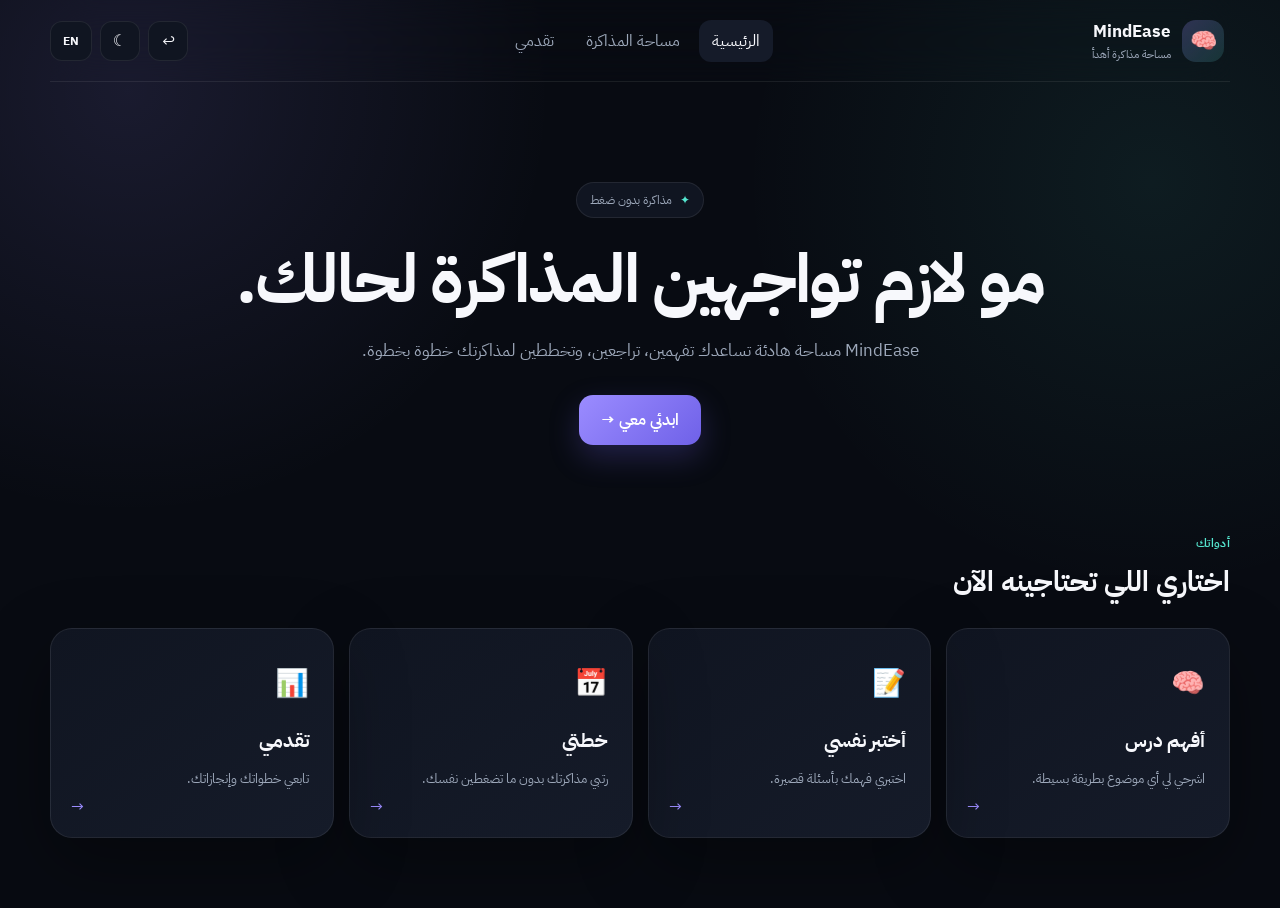
<file: static/index.html>
<!DOCTYPE html>
<html lang="ar" dir="rtl">

<head>
    <meta charset="UTF-8">

    <meta
        name="viewport"
        content="width=device-width, initial-scale=1.0"
    >

    <title>MindEase</title>

    <link
        rel="stylesheet"
        href="/static/styles.css"
    >
</head>

<body>

    <div class="app-shell">

        <!-- NAVBAR -->
        <header class="navbar">

            <button
                class="brand"
                id="homeBtn"
                aria-label="MindEase"
            >
                <span class="brand-icon">🧠</span>

                <span>
                    <strong>MindEase</strong>
                    <small data-i18n="brandSubtitle">
                        مساحة مذاكرة أهدأ
                    </small>
                </span>
            </button>

            <nav class="nav-links">

                <button
                    class="nav-link active"
                    data-page="home"
                    data-i18n="navHome"
                >
                    الرئيسية
                </button>

                <button
                    class="nav-link"
                    data-page="chat"
                    data-i18n="navChat"
                >
                    مساحة المذاكرة
                </button>

                <button
                    class="nav-link"
                    data-page="progress"
                    data-i18n="navProgress"
                >
                    تقدمي
                </button>

            </nav>

            <div class="top-actions">

                <button
                    class="icon-btn"
                    id="backBtn"
                    title="رجوع"
                >
                    ↩
                </button>

                <button
                    class="icon-btn"
                    id="themeBtn"
                    title="تغيير المظهر"
                >
                    ☾
                </button>

                <button
                    class="language-btn"
                    id="langBtn"
                >
                    EN
                </button>

            </div>

        </header>


        <!-- MAIN -->
        <main>

            <!-- HOME -->
            <section
                class="page active"
                id="homePage"
            >

                <div class="hero">

                    <div class="hero-badge">
                        <span>✦</span>
                        <span data-i18n="badge">
                            مذاكرة بدون ضغط
                        </span>
                    </div>

                    <h1 data-i18n="heroTitle">
                        مو لازم تواجهين المذاكرة لحالك.
                    </h1>

                    <p data-i18n="heroText">
                        MindEase مساحة هادئة تساعدك تفهمين،
                        تراجعين، وتخططين لمذاكرتك خطوة بخطوة.
                    </p>

                    <button
                        class="primary-btn hero-btn"
                        data-page="chat"
                    >
                        <span data-i18n="startBtn">
                            ابدئي معي
                        </span>
                        <span>→</span>
                    </button>

                </div>


                <!-- FEATURES -->

                <div class="section-heading">

                    <span
                        class="eyebrow"
                        data-i18n="toolsEyebrow"
                    >
                        أدواتك
                    </span>

                    <h2 data-i18n="toolsTitle">
                        اختاري اللي تحتاجينه الآن
                    </h2>

                </div>


                <div class="feature-grid">

                    <button
                        class="feature-card"
                        data-page="explain"
                    >
                        <div class="feature-icon">🧠</div>

                        <h3 data-i18n="explainTitle">
                            أفهم درس
                        </h3>

                        <p data-i18n="explainText">
                            اشرحي لي أي موضوع بطريقة بسيطة.
                        </p>

                        <span class="card-arrow">→</span>
                    </button>


                    <button
                        class="feature-card"
                        data-page="quiz"
                    >
                        <div class="feature-icon">📝</div>

                        <h3 data-i18n="quizTitle">
                            أختبر نفسي
                        </h3>

                        <p data-i18n="quizText">
                            اختبري فهمك بأسئلة قصيرة.
                        </p>

                        <span class="card-arrow">→</span>
                    </button>


                    <button
                        class="feature-card"
                        data-page="plan"
                    >
                        <div class="feature-icon">📅</div>

                        <h3 data-i18n="planTitle">
                            خطتي
                        </h3>

                        <p data-i18n="planText">
                            رتبي مذاكرتك بدون ما تضغطين نفسك.
                        </p>

                        <span class="card-arrow">→</span>
                    </button>


                    <button
                        class="feature-card"
                        data-page="progress"
                    >
                        <div class="feature-icon">📊</div>

                        <h3 data-i18n="progressTitle">
                            تقدمي
                        </h3>

                        <p data-i18n="progressText">
                            تابعي خطواتك وإنجازاتك.
                        </p>

                        <span class="card-arrow">→</span>
                    </button>

                </div>

            </section>


            <!-- CHAT -->
            <section
                class="page"
                id="chatPage"
            >

                <div class="page-header">

                    <button
                        class="mobile-back"
                        id="chatBack"
                    >
                        ←
                    </button>

                    <div>
                        <span class="eyebrow">
                            MindEase
                        </span>

                        <h2 data-i18n="chatTitle">
                            مساحة المذاكرة
                        </h2>

                        <p data-i18n="chatSubtitle">
                            قولي اللي بخاطرك، ونبدأ من أبسط نقطة.
                        </p>
                    </div>

                    <div class="ai-status">
                        <span></span>
                        <span data-i18n="online">
                            معك الآن
                        </span>
                    </div>

                </div>


                <div
                    class="chat-window"
                    id="chatWindow"
                >

                    <div class="message ai-message">

                        <div class="avatar-ai">
                            🧠
                        </div>

                        <div class="bubble">

                            <span
                                data-i18n="welcomeMessage"
                            >
                                هلا 🤍 أنا MindEase.
                                إذا تحسين إن كل شيء ملخبط،
                                عادي. قولي لي وش أكثر شيء مضايقك
                                ونفككه سوا خطوة خطوة.
                            </span>

                        </div>

                    </div>

                </div>


                <div class="attachment-preview hidden" id="attachmentPreview">
                    <span id="fileName"></span>
                    <button id="removeFile">×</button>
                </div>


                <form
                    class="chat-input-area"
                    id="chatForm"
                >

                    <input
                        type="file"
                        id="fileInput"
                        hidden
                        accept=".png,.jpg,.jpeg,.webp,.pdf,.txt"
                    >

                    <button
                        type="button"
                        class="attach-btn"
                        id="attachBtn"
                        title="إرفاق ملف"
                    >
                        📎
                    </button>

                    <input
                        id="chatInput"
                        type="text"
                        autocomplete="off"
                        data-placeholder-ar="قولي لي وش تحتاجين..."
                        data-placeholder-en="Tell me what you need..."
                        placeholder="قولي لي وش تحتاجين..."
                    >

                    <button
                        type="submit"
                        class="send-btn"
                    >
                        ↑
                    </button>

                </form>

            </section>


            <!-- EXPLAIN -->
            <section
                class="page"
                id="explainPage"
            >

                <div class="tool-panel">

                    <div class="page-header simple">

                        <div>

                            <span class="eyebrow">
                                🧠 MindEase
                            </span>

                            <h2 data-i18n="explainTitle">
                                أفهم درس
                            </h2>

                            <p data-i18n="explainPageText">
                                اكتبي الموضوع وأنا أشرحه لك ببساطة.
                            </p>

                        </div>

                    </div>


                    <form id="explainForm">

                        <label data-i18n="topicLabel">
                            وش الموضوع؟
                        </label>

                        <textarea
                            id="explainTopic"
                            required
                            data-placeholder-ar="مثلاً: قوانين نيوتن"
                            data-placeholder-en="Example: Newton's laws"
                            placeholder="مثلاً: قوانين نيوتن"
                        ></textarea>


                        <label data-i18n="levelLabel">
                            مستواك
                        </label>

                        <select id="explainLevel">

                            <option value="مبتدئ">
                                مبتدئ
                            </option>

                            <option
                                value="متوسط"
                                selected
                            >
                                متوسط
                            </option>

                            <option value="متقدم">
                                متقدم
                            </option>

                        </select>


                        <button
                            class="primary-btn"
                            type="submit"
                            data-i18n="explainBtn"
                        >
                            اشرح لي 🤍
                        </button>

                    </form>

                    <div
                        class="result-box hidden"
                        id="explainResult"
                    ></div>

                </div>

            </section>


            <!-- QUIZ -->
            <section
                class="page"
                id="quizPage"
            >

                <div class="tool-panel">

                    <span class="eyebrow">
                        📝 MindEase
                    </span>

                    <h2 data-i18n="quizTitle">
                        أختبر نفسي
                    </h2>

                    <p data-i18n="quizPageText">
                        خلينا نشوف وش فهمتي بطريقة خفيفة.
                    </p>


                    <form id="quizForm">

                        <label data-i18n="topicLabel">
                            الموضوع
                        </label>

                        <input
                            id="quizTopic"
                            required
                            placeholder="مثلاً: الجهاز العصبي"
                        >


                        <label data-i18n="countLabel">
                            عدد الأسئلة
                        </label>

                        <input
                            id="quizCount"
                            type="number"
                            min="1"
                            max="20"
                            value="5"
                        >


                        <button
                            class="primary-btn"
                            type="submit"
                            data-i18n="quizBtn"
                        >
                            ابدأ الاختبار
                        </button>

                    </form>

                    <div
                        class="result-box hidden"
                        id="quizResult"
                    ></div>

                </div>

            </section>


            <!-- PLAN -->
            <section
                class="page"
                id="planPage"
            >

                <div class="tool-panel">

                    <span class="eyebrow">
                        📅 MindEase
                    </span>

                    <h2 data-i18n="planTitle">
                        خطتي
                    </h2>

                    <p data-i18n="planPageText">
                        نبني خطة تناسب وقتك بدل ما نضغط عليك.
                    </p>


                    <form id="planForm">

                        <label data-i18n="subjectLabel">
                            المادة
                        </label>

                        <input
                            id="planSubject"
                            required
                            placeholder="مثلاً: الرياضيات"
                        >


                        <label data-i18n="dateLabel">
                            تاريخ الاختبار
                        </label>

                        <input
                            id="planDate"
                            type="date"
                            required
                        >


                        <label data-i18n="hoursLabel">
                            كم ساعة تقدرين تذاكرين يوميًا؟
                        </label>

                        <input
                            id="planHours"
                            type="number"
                            min="0.5"
                            max="12"
                            step="0.5"
                            value="2"
                        >


                        <button
                            class="primary-btn"
                            type="submit"
                            data-i18n="planBtn"
                        >
                            ابني لي الخطة
                        </button>

                    </form>

                    <div
                        class="result-box hidden"
                        id="planResult"
                    ></div>

                </div>

            </section>


            <!-- PROGRESS -->
            <section
                class="page"
                id="progressPage"
            >

                <div class="progress-header">

                    <span class="eyebrow">
                        📊 MindEase
                    </span>

                    <h2 data-i18n="progressTitle">
                        تقدمي
                    </h2>

                    <p data-i18n="progressPageText">
                        كل خطوة صغيرة تعتبر تقدم.
                    </p>

                </div>


                <div class="progress-card">

                    <div class="progress-number" id="progressNumber">
                        0%
                    </div>

                    <div class="progress-track">
                        <div
                            class="progress-fill"
                            id="progressFill"
                        ></div>
                    </div>

                    <p data-i18n="progressMessage">
                        لسه البداية، وهذا شيء جميل 🤍
                    </p>

                </div>


                <button
                    class="secondary-btn"
                    id="resetProgress"
                    data-i18n="resetProgress"
                >
                    تصفير التقدم
                </button>

            </section>

        </main>


        <!-- TOAST -->
        <div
            class="toast"
            id="toast"
        ></div>

    </div>


    <script src="/static/app.js"></script>

</body>
</html>
</file>
<file: static/styles.css>
@import url('https://fonts.googleapis.com/css2?family=IBM+Plex+Sans+Arabic:wght@300;400;500;600;700&display=swap');

:root {
    --bg: #080b12;
    --surface: #101521;
    --surface-2: #151b29;
    --surface-3: #1c2433;

    --text: #f7f8fc;
    --muted: #9da8ba;

    --primary: #9b8cff;
    --primary-2: #6f61e8;

    --accent: #55e6d0;

    --border: rgba(255,255,255,.08);

    --shadow:
        0 25px 70px rgba(0,0,0,.35);

    --radius: 22px;
}

* {
    box-sizing: border-box;
}

html {
    scroll-behavior: smooth;
}

body {
    margin: 0;
    min-height: 100vh;

    background:
        radial-gradient(
            circle at 10% 10%,
            rgba(155,140,255,.12),
            transparent 30%
        ),
        radial-gradient(
            circle at 90% 20%,
            rgba(85,230,208,.08),
            transparent 30%
        ),
        var(--bg);

    color: var(--text);

    font-family:
        "IBM Plex Sans Arabic",
        system-ui,
        sans-serif;

    transition:
        background .3s ease,
        color .3s ease;
}

body.light {
    --bg: #f6f7fb;
    --surface: #ffffff;
    --surface-2: #f1f3f8;
    --surface-3: #e9edf5;

    --text: #161a25;
    --muted: #687184;

    --border: rgba(20,25,40,.09);

    --shadow:
        0 25px 60px rgba(50,60,90,.12);

    background:
        radial-gradient(
            circle at 10% 10%,
            rgba(155,140,255,.15),
            transparent 30%
        ),
        #f6f7fb;
}

button,
input,
textarea,
select {
    font: inherit;
}

button {
    cursor: pointer;
}

.app-shell {
    width: min(1180px, 94%);
    margin: auto;
}


/* =========================
   NAVBAR
========================= */

.navbar {
    min-height: 82px;

    display: flex;
    align-items: center;
    justify-content: space-between;

    gap: 20px;

    position: sticky;
    top: 0;
    z-index: 20;

    backdrop-filter: blur(20px);

    border-bottom: 1px solid var(--border);
}

.brand {
    border: 0;
    background: transparent;
    color: var(--text);

    display: flex;
    align-items: center;
    gap: 11px;

    text-align: right;
}

.brand-icon {
    width: 42px;
    height: 42px;

    display: grid;
    place-items: center;

    border-radius: 14px;

    background:
        linear-gradient(
            135deg,
            rgba(155,140,255,.25),
            rgba(85,230,208,.15)
        );

    font-size: 22px;
}

.brand strong {
    display: block;
    font-size: 17px;
}

.brand small {
    display: block;
    color: var(--muted);
    font-size: 11px;
    margin-top: 2px;
}

.nav-links {
    display: flex;
    align-items: center;
    gap: 6px;
}

.nav-link {
    border: 0;
    background: transparent;
    color: var(--muted);

    padding: 9px 13px;

    border-radius: 12px;

    transition: .2s;
}

.nav-link:hover,
.nav-link.active {
    color: var(--text);
    background: var(--surface-2);
}

.top-actions {
    display: flex;
    align-items: center;
    gap: 8px;
}

.icon-btn,
.language-btn {
    border: 1px solid var(--border);

    background: var(--surface);

    color: var(--text);

    min-width: 40px;
    height: 40px;

    border-radius: 12px;

    transition: .2s;
}

.icon-btn:hover,
.language-btn:hover {
    transform: translateY(-2px);
    border-color: rgba(155,140,255,.45);
}

.language-btn {
    padding: 0 12px;
    font-size: 12px;
    font-weight: 700;
}


/* =========================
   PAGES
========================= */

main {
    padding: 45px 0 70px;
}

.page {
    display: none;
    animation: fadeIn .3s ease;
}

.page.active {
    display: block;
}

@keyframes fadeIn {
    from {
        opacity: 0;
        transform: translateY(8px);
    }

    to {
        opacity: 1;
        transform: translateY(0);
    }
}


/* =========================
   HERO
========================= */

.hero {
    text-align: center;

    max-width: 820px;

    margin:
        55px
        auto
        85px;
}

.hero-badge {
    display: inline-flex;
    align-items: center;
    gap: 8px;

    padding: 8px 13px;

    border: 1px solid var(--border);

    background: var(--surface);

    border-radius: 999px;

    color: var(--muted);

    font-size: 12px;
}

.hero-badge span:first-child {
    color: var(--accent);
}

.hero h1 {
    font-size:
        clamp(36px, 6vw, 68px);

    line-height: 1.1;

    letter-spacing: -2px;

    margin: 24px 0 18px;
}

.hero p {
    color: var(--muted);

    font-size: 17px;

    line-height: 1.9;

    max-width: 650px;

    margin: auto;
}

.hero-btn {
    margin-top: 28px;
}


/* =========================
   BUTTONS
========================= */

.primary-btn {
    border: 0;

    background:
        linear-gradient(
            135deg,
            var(--primary),
            var(--primary-2)
        );

    color: white;

    padding: 13px 22px;

    border-radius: 14px;

    font-weight: 600;

    box-shadow:
        0 12px 30px rgba(111,97,232,.25);

    transition: .2s;
}

.primary-btn:hover {
    transform: translateY(-2px);
    box-shadow:
        0 17px 38px rgba(111,97,232,.35);
}

.secondary-btn {
    border: 1px solid var(--border);

    background: var(--surface);

    color: var(--text);

    padding: 11px 17px;

    border-radius: 13px;
}


/* =========================
   SECTION
========================= */

.section-heading {
    margin-bottom: 25px;
}

.eyebrow {
    color: var(--accent);

    font-size: 12px;

    font-weight: 600;

    letter-spacing: .3px;
}

.section-heading h2,
.page-header h2,
.tool-panel h2,
.progress-header h2 {
    margin: 7px 0;

    font-size: 28px;
}

.section-heading p,
.page-header p,
.tool-panel > p,
.progress-header p {
    color: var(--muted);
}


/* =========================
   FEATURE CARDS
========================= */

.feature-grid {
    display: grid;

    grid-template-columns:
        repeat(4, 1fr);

    gap: 15px;
}

.feature-card {
    position: relative;

    text-align: right;

    border: 1px solid var(--border);

    background:
        linear-gradient(
            145deg,
            var(--surface),
            var(--surface-2)
        );

    color: var(--text);

    border-radius: var(--radius);

    padding: 24px;

    min-height: 210px;

    box-shadow: var(--shadow);

    transition: .25s;
}

.feature-card:hover {
    transform: translateY(-5px);

    border-color:
        rgba(155,140,255,.35);
}

.feature-icon {
    font-size: 27px;
    margin-bottom: 24px;
}

.feature-card h3 {
    margin: 0 0 8px;
}

.feature-card p {
    color: var(--muted);

    line-height: 1.7;

    font-size: 13px;
}

.card-arrow {
    position: absolute;

    left: 20px;
    bottom: 18px;

    color: var(--primary);
}


/* =========================
   CHAT
========================= */

.page-header {
    display: flex;
    align-items: center;
    justify-content: space-between;

    gap: 20px;

    margin-bottom: 25px;
}

.page-header.simple {
    display: block;
}

.ai-status {
    display: flex;
    align-items: center;
    gap: 7px;

    color: var(--muted);

    font-size: 12px;
}

.ai-status span:first-child {
    width: 8px;
    height: 8px;

    border-radius: 50%;

    background: var(--accent);

    box-shadow:
        0 0 12px var(--accent);
}

.chat-window {
    height: 480px;

    overflow-y: auto;

    border:
        1px solid var(--border);

    background:
        rgba(16,21,33,.7);

    border-radius: 24px;

    padding: 25px;

    box-shadow: var(--shadow);
}

body.light .chat-window {
    background: rgba(255,255,255,.8);
}

.message {
    display: flex;
    gap: 10px;

    margin-bottom: 18px;

    max-width: 85%;
}

.user-message {
    margin-right: auto;
    flex-direction: row-reverse;
}

.ai-message {
    margin-left: auto;
}

.avatar-ai {
    width: 36px;
    height: 36px;

    flex: 0 0 auto;

    display: grid;
    place-items: center;

    border-radius: 12px;

    background: var(--surface-3);
}

.bubble {
    padding: 12px 15px;

    border-radius: 17px;

    line-height: 1.8;

    white-space: pre-wrap;

    font-size: 14px;
}

.ai-message .bubble {
    background: var(--surface-2);
}

.user-message .bubble {
    background:
        linear-gradient(
            135deg,
            var(--primary-2),
            var(--primary)
        );

    color: white;
}

.chat-input-area {
    display: flex;
    align-items: center;

    gap: 8px;

    margin-top: 13px;

    padding: 8px;

    background: var(--surface);

    border:
        1px solid var(--border);

    border-radius: 18px;
}

.chat-input-area input[type="text"] {
    flex: 1;

    min-width: 0;

    border: 0;
    outline: 0;

    background: transparent;

    color: var(--text);

    padding: 10px;
}

.attach-btn,
.send-btn {
    width: 42px;
    height: 42px;

    border: 0;

    border-radius: 13px;

    display: grid;
    place-items: center;
}

.attach-btn {
    background: var(--surface-2);
    color: var(--text);
}

.send-btn {
    background: var(--primary);
    color: white;

    font-size: 20px;
}

.attachment-preview {
    display: flex;
    align-items: center;
    justify-content: space-between;

    margin-top: 10px;

    padding: 8px 12px;

    background: var(--surface-2);

    border: 1px solid var(--border);

    border-radius: 12px;

    font-size: 12px;
}

.attachment-preview button {
    border: 0;
    background: transparent;
    color: var(--muted);
    font-size: 20px;
}

.hidden {
    display: none !important;
}


/* =========================
   TOOLS
========================= */

.tool-panel {
    max-width: 720px;

    margin:
        30px
        auto;

    padding: 35px;

    background: var(--surface);

    border:
        1px solid var(--border);

    border-radius: 26px;

    box-shadow: var(--shadow);
}

.tool-panel form {
    margin-top: 28px;
}

label {
    display: block;

    margin:
        17px
        0
        8px;

    font-size: 13px;

    color: var(--muted);
}

textarea,
select,
.tool-panel input {
    width: 100%;

    border:
        1px solid var(--border);

    outline: none;

    background: var(--surface-2);

    color: var(--text);

    border-radius: 13px;

    padding: 13px;

    transition: .2s;
}

textarea {
    min-height: 140px;

    resize: vertical;
}

textarea:focus,
select:focus,
.tool-panel input:focus {
    border-color:
        rgba(155,140,255,.5);
}

.tool-panel .primary-btn {
    margin-top: 25px;
}

.result-box {
    margin-top: 25px;

    padding: 20px;

    border:
        1px solid var(--border);

    background: var(--surface-2);

    border-radius: 18px;

    line-height: 1.9;

    white-space: pre-wrap;
}


/* =========================
   PROGRESS
========================= */

.progress-header {
    text-align: center;

    margin-bottom: 35px;
}

.progress-card {
    max-width: 650px;

    margin: auto;

    padding: 40px;

    text-align: center;

    background: var(--surface);

    border:
        1px solid var(--border);

    border-radius: 25px;

    box-shadow: var(--shadow);
}

.progress-number {
    font-size: 55px;

    font-weight: 700;

    color: var(--primary);

    margin-bottom: 20px;
}

.progress-track {
    height: 10px;

    background: var(--surface-3);

    border-radius: 999px;

    overflow: hidden;
}

.progress-fill {
    height: 100%;

    width: 0%;

    background:
        linear-gradient(
            90deg,
            var(--primary),
            var(--accent)
        );

    transition: width .5s ease;
}

.progress-card p {
    color: var(--muted);
}

.progress-header + .progress-card + .secondary-btn {
    display: block;
    margin: 18px auto;
}


/* =========================
   TOAST
========================= */

.toast {
    position: fixed;

    bottom: 25px;

    left: 50%;

    transform:
        translate(-50%, 20px);

    opacity: 0;

    pointer-events: none;

    padding: 12px 18px;

    background: var(--surface-3);

    border:
        1px solid var(--border);

    border-radius: 14px;

    box-shadow: var(--shadow);

    transition: .25s;

    z-index: 100;
}

.toast.show {
    opacity: 1;

    transform:
        translate(-50%, 0);
}


/* =========================
   MOBILE
========================= */

.mobile-back {
    display: none;
}

@media (max-width: 900px) {

    .feature-grid {
        grid-template-columns:
            repeat(2, 1fr);
    }

    .nav-links {
        display: none;
    }

    .hero {
        margin-top: 35px;
    }
}

@media (max-width: 600px) {

    .app-shell {
        width: 92%;
    }

    .navbar {
        min-height: 70px;
    }

    .brand small {
        display: none;
    }

    .hero h1 {
        font-size: 38px;
        letter-spacing: -1px;
    }

    .hero p {
        font-size: 15px;
    }

    .feature-grid {
        grid-template-columns: 1fr;
    }

    .feature-card {
        min-height: 170px;
    }

    .chat-window {
        height: 55vh;
        padding: 15px;
    }

    .message {
        max-width: 94%;
    }

    .tool-panel {
        padding: 23px;
    }

    .page-header {
        align-items: flex-start;
    }

    .ai-status {
        display: none;
    }

    .mobile-back {
        display: block;

        border: 1px solid var(--border);

        background: var(--surface);

        color: var(--text);

        border-radius: 12px;

        width: 40px;
        height: 40px;
    }
}
</file>
